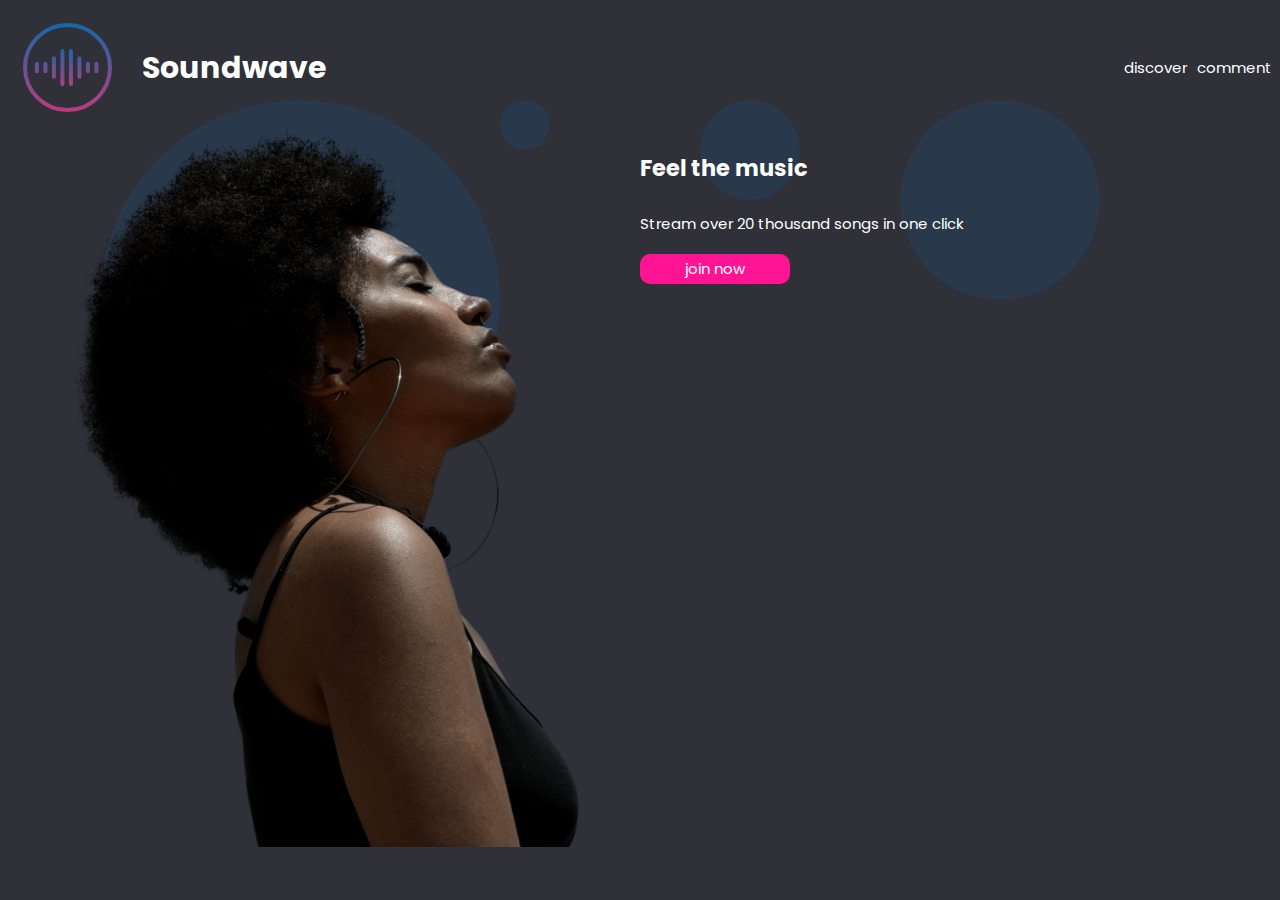
<file: index.html>
<!DOCTYPE html>
<html lang="en">
<head>
    <meta charset="UTF-8">
    <meta name="viewport" content="width=device-width, initial-scale=1.0">
    <title>Document</title>
    <link rel="stylesheet" href="./style/bubble.css">
    <link rel="stylesheet" href="./style/index.css">
    <link rel="stylesheet" href="./style/style.css">
</head>
<body>
    <header>
        <div>
            <img src="./assets/logo-soundwave.svg" alt="">
            <h1>Soundwave</h1>
        </div>
        <nav>
            <ul>
                <li>discover</li>
                <li>comment</li>
            </ul>
        </nav>
    </header>
    <main>
        <img src="./assets/landing-page-girl.png" alt="">
        <div>
            <h2> Feel the music
            </h2>
            <p>Stream over 20 thousand songs in one click</p>
            <div class="button">join now</div>
        </div>
    </main>
    <div class="bubble bubble1"> </div>
    <div class="bubble bubble2"> </div>
    <div class="bubble bubble3"> </div>
    <div class="bubble bubble4"> </div>
    <div class="bubble bubble5"> </div>

</body>
</html>
</file>
<file: style/bubble.css>
.bubble{
    position : absolute ;
    border-radius: 50%;
    aspect-ratio: 1;
    z-index: -1;
}

.bubble1{
    background-color: #29384b;

    width: 400px;
    top: 100px;
    left: 100px; 
}
.bubble2{
    background-color: #29384b;

    width: 200px;
    top: 100px;
    left: 900px; 
}
.bubble3{
    background-color: #29384b;

    width: 100px;
    top: 100px;
    left: 700px; 
}
.bubble4{
    background-color: #29384b;

    width: 50px;
    top: 100px;
    left: 500px;
}
</file>
<file: style/index.css>
header{
    display: flex;
    justify-content: space-between;
    color: white;

}

header > div {
    display: flex;
    align-items: center;
    gap: 15px;
}


header nav ul {
    display: flex;
    list-style: none;
    gap: 10px;
    align-items: center;
    height: 100%;
    margin: 0;
}

header img{
    margin: 15px;
}

main {
    display: flex;
}

main img { 
    width: 50%; 
    max-height: 80vh;
    object-fit: contain;
}

main div {
    width: 50%;
    flex-direction: row;
}

main .button {
    border-radius: 10px;
    background-color: deeppink;
    color: white;
    height: 30px;
    width: 150px;
    text-align: center;
    
}

p{
    color: white;
}
h2{
    color: white;
}

div{
    color: white;
}
button{
    background-color: aqua;
    border-radius: 15%;
}

body{
    font-family: 'Poppins', sans-serif;
  }

  body{
    line-height: 2
  }
  body{
    font-size: 15px;
  }
</file>
<file: style/style.css>
@import url('https://fonts.googleapis.com/css2?family=Poppins:wght@400;500;600;700;800;900&display=swap');

body{
    background-color: #2F3038;
}

*{
  font-family: 'Poppins', sans-serif;
}
</file>
